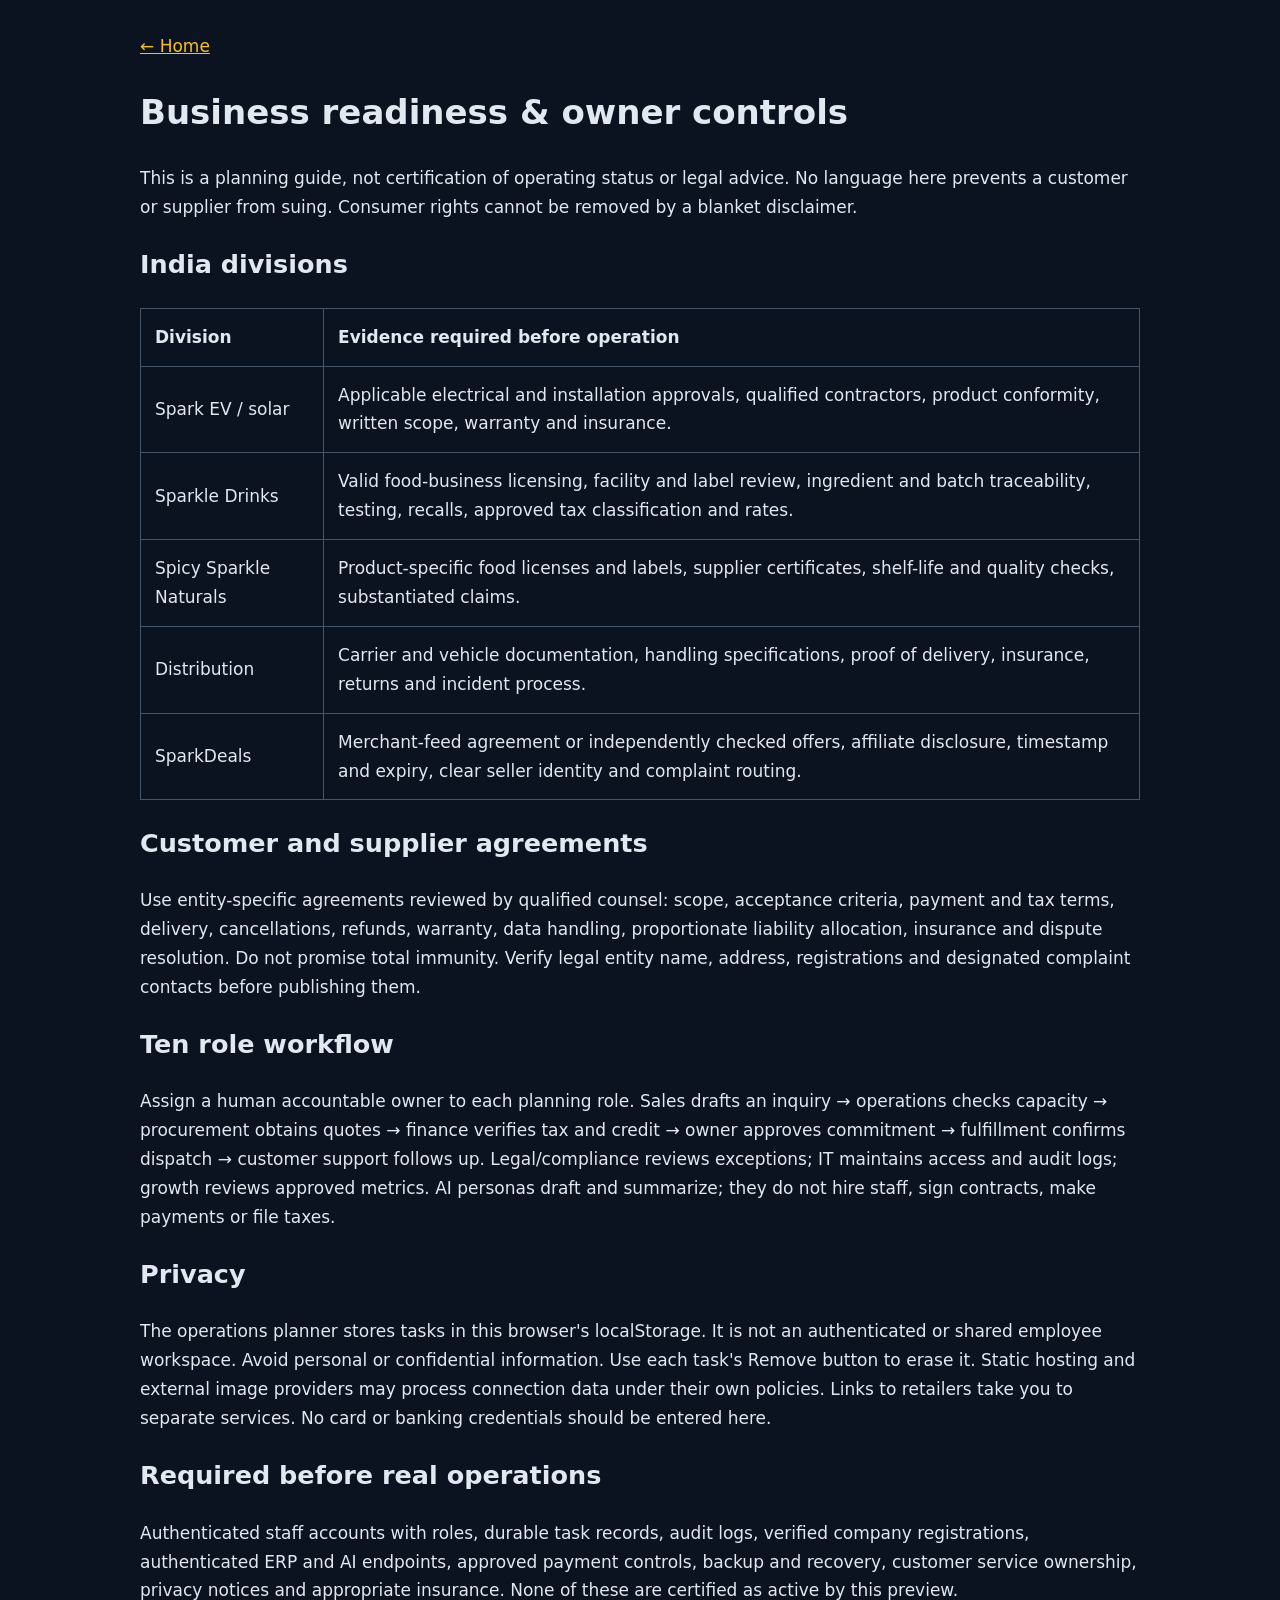
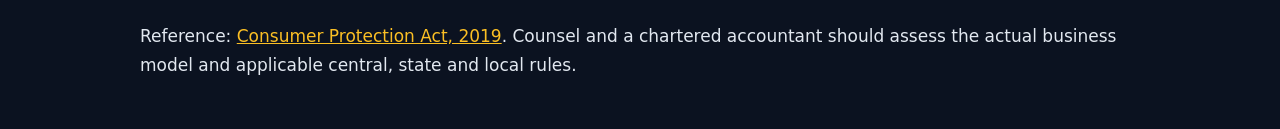
<file: business-readiness.html>
<!doctype html><html lang="en"><meta charset="utf-8"><meta name="viewport" content="width=device-width, initial-scale=1"><title>Business readiness · Radiant Spark</title><style>body{font:17px/1.7 system-ui;background:#0b1220;color:#e2e8f0;max-width:1000px;margin:auto;padding:32px}a{color:#fbbf24}td,th{padding:14px;border:1px solid #475569;text-align:left}table{border-collapse:collapse;width:100%}</style><a href="./index.html">← Home</a><h1>Business readiness & owner controls</h1><p>This is a planning guide, not certification of operating status or legal advice. No language here prevents a customer or supplier from suing. Consumer rights cannot be removed by a blanket disclaimer.</p><h2>India divisions</h2><table><tr><th>Division</th><th>Evidence required before operation</th></tr><tr><td>Spark EV / solar</td><td>Applicable electrical and installation approvals, qualified contractors, product conformity, written scope, warranty and insurance.</td></tr><tr><td>Sparkle Drinks</td><td>Valid food-business licensing, facility and label review, ingredient and batch traceability, testing, recalls, approved tax classification and rates.</td></tr><tr><td>Spicy Sparkle Naturals</td><td>Product-specific food licenses and labels, supplier certificates, shelf-life and quality checks, substantiated claims.</td></tr><tr><td>Distribution</td><td>Carrier and vehicle documentation, handling specifications, proof of delivery, insurance, returns and incident process.</td></tr><tr><td>SparkDeals</td><td>Merchant-feed agreement or independently checked offers, affiliate disclosure, timestamp and expiry, clear seller identity and complaint routing.</td></tr></table><h2>Customer and supplier agreements</h2><p>Use entity-specific agreements reviewed by qualified counsel: scope, acceptance criteria, payment and tax terms, delivery, cancellations, refunds, warranty, data handling, proportionate liability allocation, insurance and dispute resolution. Do not promise total immunity. Verify legal entity name, address, registrations and designated complaint contacts before publishing them.</p><h2>Ten role workflow</h2><p>Assign a human accountable owner to each planning role. Sales drafts an inquiry → operations checks capacity → procurement obtains quotes → finance verifies tax and credit → owner approves commitment → fulfillment confirms dispatch → customer support follows up. Legal/compliance reviews exceptions; IT maintains access and audit logs; growth reviews approved metrics. AI personas draft and summarize; they do not hire staff, sign contracts, make payments or file taxes.</p><h2>Privacy</h2><p>The operations planner stores tasks in this browser's localStorage. It is not an authenticated or shared employee workspace. Avoid personal or confidential information. Use each task's Remove button to erase it. Static hosting and external image providers may process connection data under their own policies. Links to retailers take you to separate services. No card or banking credentials should be entered here.</p><h2>Required before real operations</h2><p>Authenticated staff accounts with roles, durable task records, audit logs, verified company registrations, authenticated ERP and AI endpoints, approved payment controls, backup and recovery, customer service ownership, privacy notices and appropriate insurance. None of these are certified as active by this preview.</p><p>Reference: <a href="https://www.indiacode.nic.in/handle/123456789/15256">Consumer Protection Act, 2019</a>. Counsel and a chartered accountant should assess the actual business model and applicable central, state and local rules.</p></html>
</file>
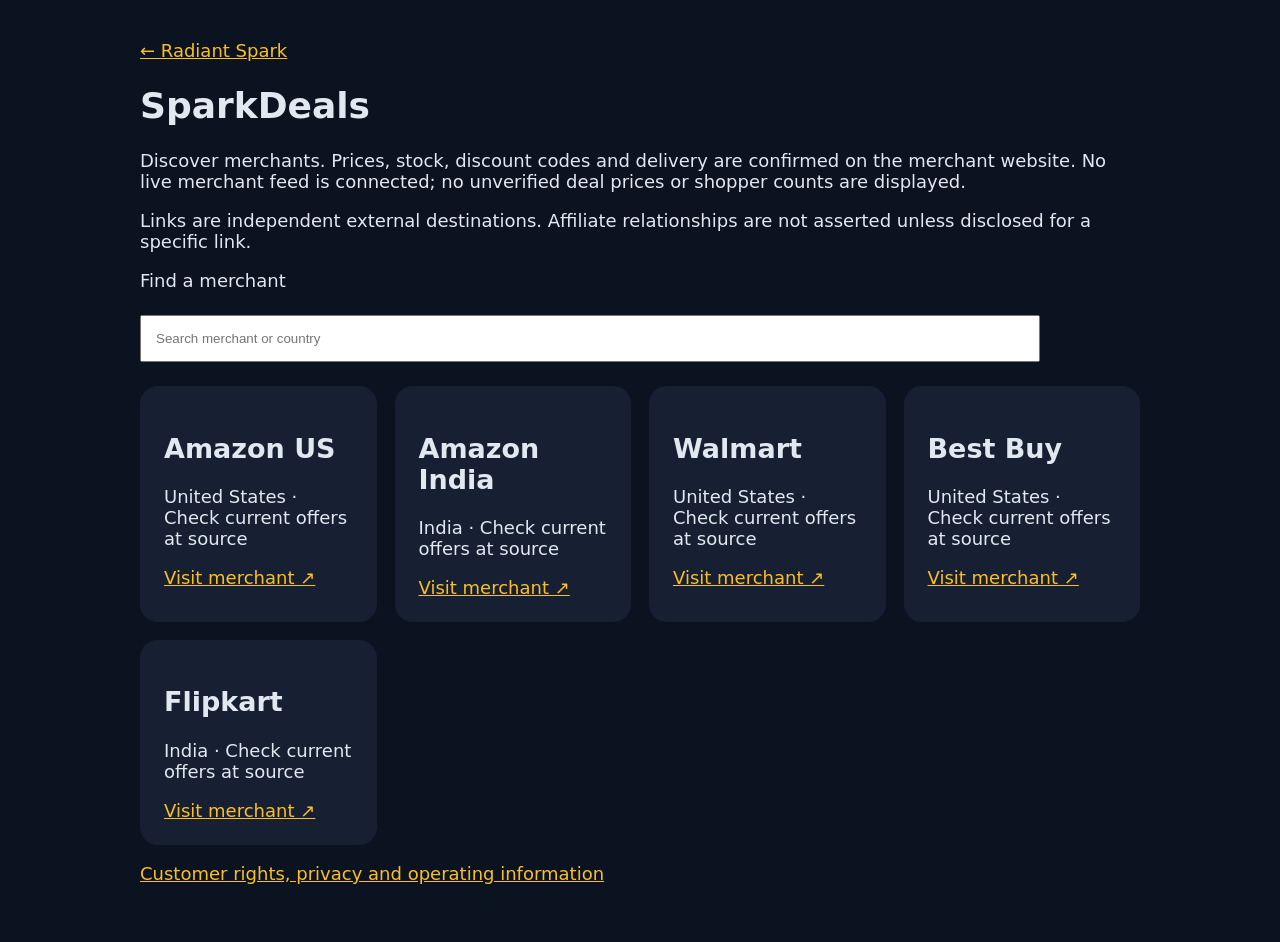
<file: sparkdeals.html>
<!doctype html><html lang="en"><meta charset="utf-8"><meta name="viewport" content="width=device-width, initial-scale=1"><title>SparkDeals · Merchant discovery</title><style>body{font:18px system-ui;background:#0b1220;color:#e2e8f0;max-width:1000px;margin:auto;padding:40px 24px}a{color:#fbbf24}.grid{display:grid;grid-template-columns:repeat(auto-fit,minmax(220px,1fr));gap:18px}article{background:#172033;padding:24px;border-radius:18px}input{padding:14px;width:90%;margin:24px 0}</style><a href="./index.html#sparkdeals">← Radiant Spark</a><h1>SparkDeals</h1><p>Discover merchants. Prices, stock, discount codes and delivery are confirmed on the merchant website. No live merchant feed is connected; no unverified deal prices or shopper counts are displayed.</p><p>Links are independent external destinations. Affiliate relationships are not asserted unless disclosed for a specific link.</p><label>Find a merchant <input id="search" type="search" placeholder="Search merchant or country"></label><main class="grid" id="merchants"></main><p id="empty" hidden>No matching merchants.</p><p><a href="./business-readiness.html">Customer rights, privacy and operating information</a></p><script>const stores=[['Amazon US','United States','https://www.amazon.com/'],['Amazon India','India','https://www.amazon.in/'],['Walmart','United States','https://www.walmart.com/'],['Best Buy','United States','https://www.bestbuy.com/'],['Flipkart','India','https://www.flipkart.com/']];function render(){const list=stores.filter(s=>s.join(' ').toLowerCase().includes(document.querySelector('#search').value.toLowerCase()));document.querySelector('#merchants').replaceChildren(...list.map(s=>{const c=document.createElement('article');const h=document.createElement('h2');h.textContent=s[0];const p=document.createElement('p');p.textContent=s[1]+' · Check current offers at source';const a=document.createElement('a');a.href=s[2];a.target='_blank';a.rel='noopener noreferrer';a.textContent='Visit merchant ↗';c.append(h,p,a);return c}));document.querySelector('#empty').hidden=!!list.length}document.querySelector('#search').addEventListener('input',render);render()</script></html>
</file>
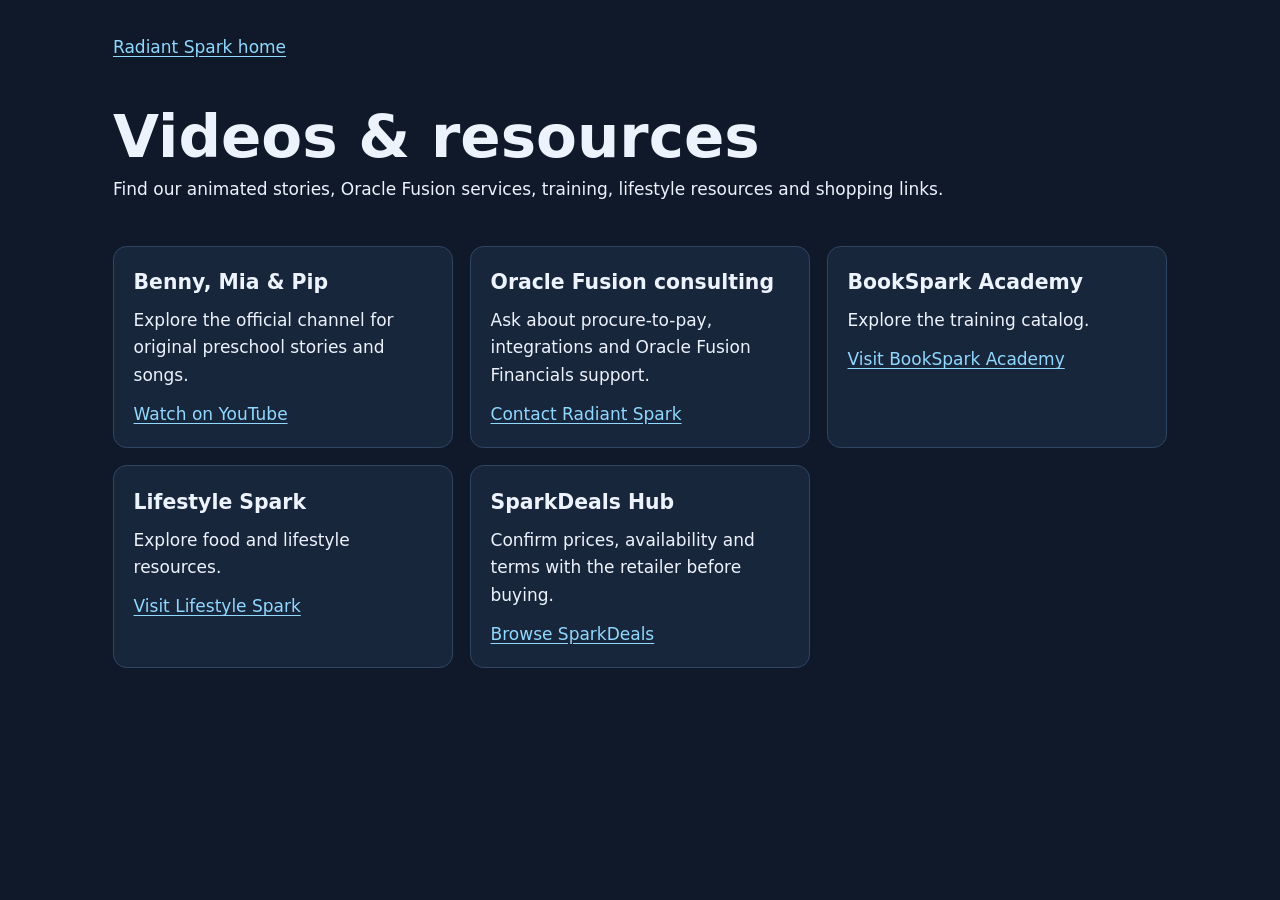
<file: watch.html>
<!doctype html>
<html lang="en">
<head>
<meta charset="utf-8">
<meta name="viewport" content="width=device-width,initial-scale=1">
<meta name="description" content="Find Radiant Spark’s YouTube stories, Oracle Fusion consulting, courses, lifestyle resources and deals.">
<title>Videos & Resources | Radiant Spark</title>
<style>
:root{color-scheme:dark;font:17px/1.6 system-ui,sans-serif;background:#0f192a;color:#edf3fd}
body{max-width:62rem;margin:auto;padding:2rem 1.2rem 4rem}
a{color:#91d8ff;text-underline-offset:.2em} a:focus-visible{outline:2px solid #f0cd84;outline-offset:4px}
header{margin:2.5rem 0} h1{font-size:clamp(2.1rem,6vw,3.5rem);line-height:1.1;margin:.4rem 0}
main{display:grid;grid-template-columns:repeat(auto-fit,minmax(min(100%,17rem),1fr));gap:1rem}
article{background:#18263c;border:1px solid #314663;border-radius:.8rem;padding:1.15rem}
h2{font-size:1.2rem;margin:0 0 .5rem}p{margin:.4rem 0 .7rem}small{color:#c6d1e4}
</style>
</head>
<body>
<nav aria-label="Main website"><a href="./">Radiant Spark home</a></nav>
<header><h1>Videos &amp; resources</h1><p>Find our animated stories, Oracle Fusion services, training, lifestyle resources and shopping links.</p></header>
<main>
<article><h2>Benny, Mia &amp; Pip</h2><p>Explore the official channel for original preschool stories and songs.</p><a href="https://www.youtube.com/@RadiantSparkGlobal">Watch on YouTube</a></article>
<article><h2>Oracle Fusion consulting</h2><p>Ask about procure-to-pay, integrations and Oracle Fusion Financials support.</p><a href="mailto:info@radiantsparkllc.com?subject=Oracle%20Fusion%20consulting">Contact Radiant Spark</a></article>
<article><h2>BookSpark Academy</h2><p>Explore the training catalog.</p><a href="https://bookspark.radiantsparkllc.com/">Visit BookSpark Academy</a></article>
<article><h2>Lifestyle Spark</h2><p>Explore food and lifestyle resources.</p><a href="https://lifestyle.radiantsparkllc.com/">Visit Lifestyle Spark</a></article>
<article><h2>SparkDeals Hub</h2><p>Confirm prices, availability and terms with the retailer before buying.</p><a href="./sparkdeals.html">Browse SparkDeals</a></article>
</main>
</body>
</html>
</file>
